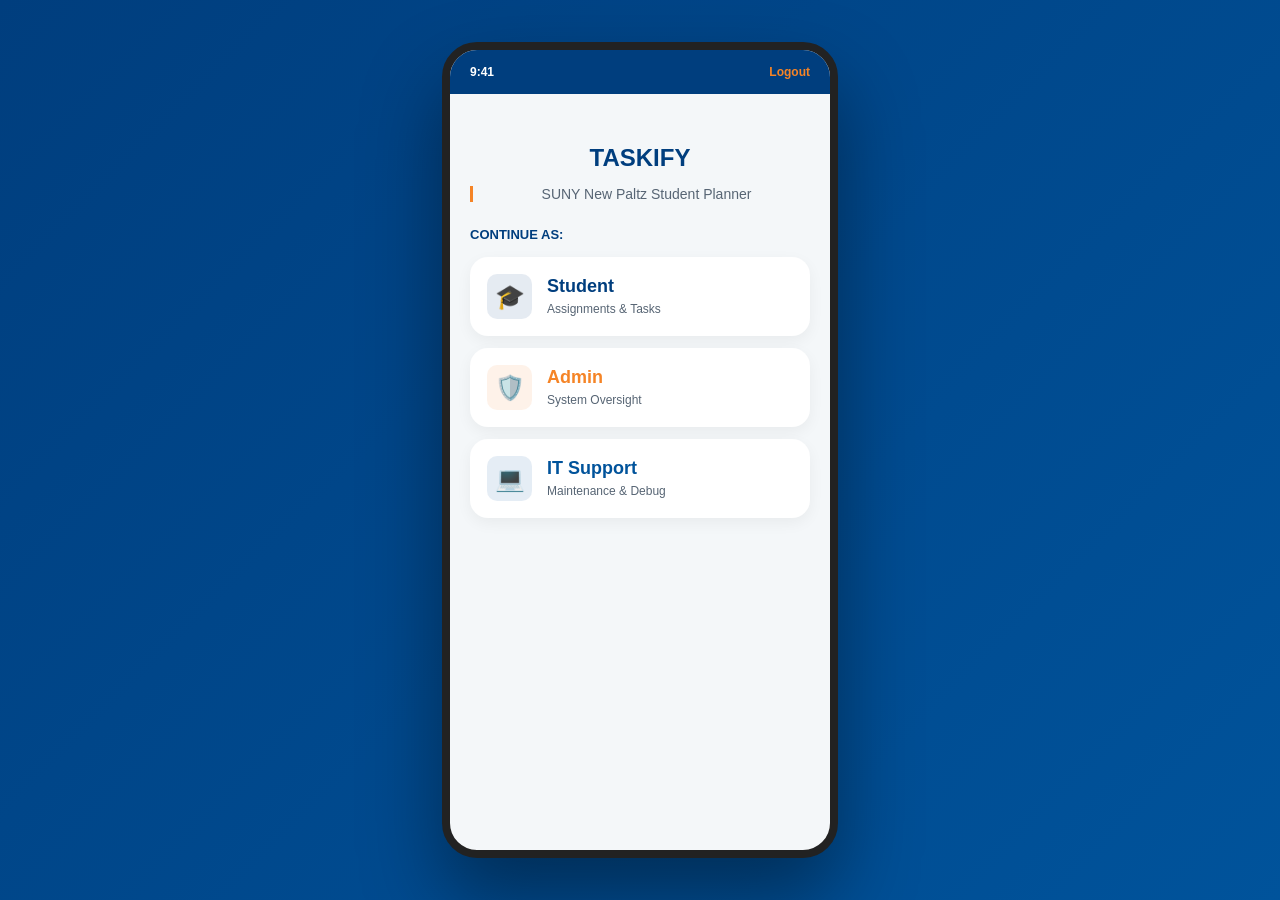
<file: styles/index.html>
<!DOCTYPE html>
<html lang="en">
<head>
    <meta charset="UTF-8">
    <title>Taskify — Role Selection</title>
    <link rel="stylesheet" href="styles.css">
</head>
<body>
    <div class="page-container">
        <div class="status-bar">
            <span>9:41</span>
            <a href="#" onclick="localStorage.removeItem('currentUser'); window.location.href='login.html';">Logout</a>
        </div>
        
        <div class="page-content">
            <div style="text-align: center; padding-top: 20px;">
                <h1 class="welcome-title">Taskify</h1>
                <p class="welcome-sub">SUNY New Paltz Student Planner</p>
            </div>

            <p style="font-weight: 800; font-size: 13px; color: var(--np-navy); margin-bottom: 15px;">CONTINUE AS:</p>
            
            <a href="student.html" class="role-btn">
                <div class="role-btn-icon" style="background: rgba(0,62,126,0.1);">🎓</div>
                <div>
                    <span class="role-name" style="color: var(--np-navy)">Student</span>
                    <span class="role-desc">Assignments & Tasks</span>
                </div>
            </a>

            <!-- Unlocked Admin -->
            <a href="admin.html" class="role-btn">
                <div class="role-btn-icon" style="background: rgba(245,132,38,0.1);">🛡️</div>
                <div>
                    <span class="role-name" style="color: var(--np-orange)">Admin</span>
                    <span class="role-desc">System Oversight</span>
                </div>
            </a>

            <!-- Unlocked IT Support -->
            <a href="it.html" class="role-btn">
                <div class="role-btn-icon" style="background: rgba(0,83,155,0.1);">💻</div>
                <div>
                    <span class="role-name" style="color: var(--np-royal)">IT Support</span>
                    <span class="role-desc">Maintenance & Debug</span>
                </div>
            </a>
        </div>
    </div>
</body>
</html>
</file>
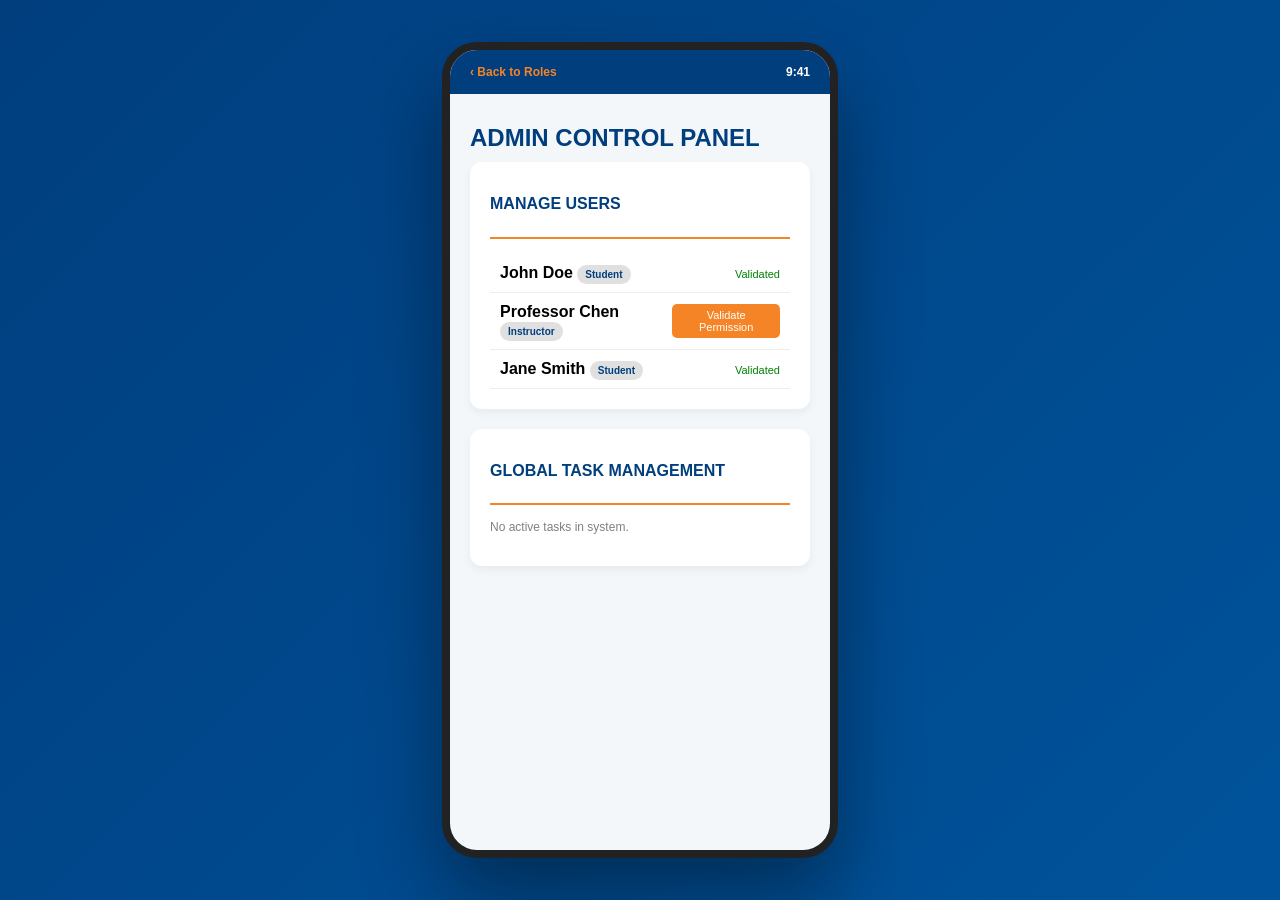
<file: styles/admin.html>
<!DOCTYPE html>
<html lang="en">
<head>
    <meta charset="UTF-8">
    <title>Admin Dashboard — Taskify</title>
    <link rel="stylesheet" href="styles.css">
    <style>
        .admin-card {
            background: white;
            padding: 20px;
            border-radius: 12px;
            margin-bottom: 20px;
            box-shadow: 0 4px 10px rgba(0,0,0,0.05);
        }
        .admin-header {
            display: flex;
            justify-content: space-between;
            align-items: center;
            margin-bottom: 15px;
            border-bottom: 2px solid var(--np-orange);
            padding-bottom: 10px;
        }
        .admin-header h2 {
            font-size: 16px;
            color: var(--np-navy);
            text-transform: uppercase;
        }
        .user-item, .task-item-admin {
            display: flex;
            justify-content: space-between;
            align-items: center;
            padding: 10px;
            border-bottom: 1px solid #eee;
        }
        .permission-badge {
            font-size: 10px;
            padding: 4px 8px;
            border-radius: 20px;
            background: #e0e0e0;
            color: var(--np-navy);
            font-weight: bold;
        }
        .validate-btn {
            background: var(--np-orange);
            color: white;
            border: none;
            padding: 5px 10px;
            border-radius: 5px;
            cursor: pointer;
            font-size: 11px;
        }
        .delete-btn-admin {
            color: #ff4d4d;
            background: none;
            border: none;
            cursor: pointer;
            font-weight: bold;
        }
    </style>
</head>
<body>
    <div class="page-container">
        <div class="status-bar">
            <a href="index.html" style="color: var(--np-orange);">‹ Back to Roles</a>
            <span>9:41</span>
        </div>
        
        <div class="page-content">
            <h1 class="welcome-title">ADMIN CONTROL PANEL</h1>

            <!-- 1. Manage Users & Validate Permissions -->
            <div class="admin-card">
                <div class="admin-header">
                    <h2>Manage Users</h2>
                </div>
                <div id="userManagementList">
                    <!-- Users will be injected here -->
                </div>
            </div>

            <!-- 2. Manage Tasks -->
            <div class="admin-card">
                <div class="admin-header">
                    <h2>Global Task Management</h2>
                </div>
                <div id="taskManagementList">
                    <!-- Global tasks will be injected here -->
                </div>
            </div>
        </div>
    </div>

    <script>
        // Mock data for administration
        let appUsers = [
            { id: 1, name: "John Doe", role: "Student", validated: true },
            { id: 2, name: "Professor Chen", role: "Instructor", validated: false },
            { id: 3, name: "Jane Smith", role: "Student", validated: true }
        ];

        let globalTasks = JSON.parse(localStorage.getItem('studentTasks') || '[]');

        window.onload = () => {
            renderUsers();
            renderGlobalTasks();
        };

        function renderUsers() {
            const list = document.getElementById('userManagementList');
            list.innerHTML = appUsers.map(user => `
                <div class="user-item">
                    <div>
                        <span style="font-weight:bold;">${user.name}</span>
                        <span class="permission-badge">${user.role}</span>
                    </div>
                    <div>
                        ${user.validated ? 
                            '<span style="color:green; font-size:11px;">Validated</span>' : 
                            `<button class="validate-btn" onclick="validateUser(${user.id})">Validate Permission</button>`
                        }
                    </div>
                </div>
            `).join('');
        }

        function validateUser(id) {
            const user = appUsers.find(u => u.id === id);
            if(user) user.validated = true;
            renderUsers();
        }

        function renderGlobalTasks() {
            const list = document.getElementById('taskManagementList');
            if(globalTasks.length === 0) {
                list.innerHTML = '<p style="font-size:12px; color:gray;">No active tasks in system.</p>';
                return;
            }
            list.innerHTML = globalTasks.map((t, index) => `
                <div class="task-item-admin">
                    <div>
                        <strong>${t.title}</strong><br>
                        <small>Due: ${t.date} | P${t.prio}</small>
                    </div>
                    <button class="delete-btn-admin" onclick="adminDeleteTask(${index})">REMOVE</button>
                </div>
            `).join('');
        }

        function adminDeleteTask(index) {
            if(confirm("Are you sure you want to delete this task from the system?")) {
                globalTasks.splice(index, 1);
                localStorage.setItem('studentTasks', JSON.stringify(globalTasks));
                renderGlobalTasks();
            }
        }
    </script>
</body>
</html>
</file>
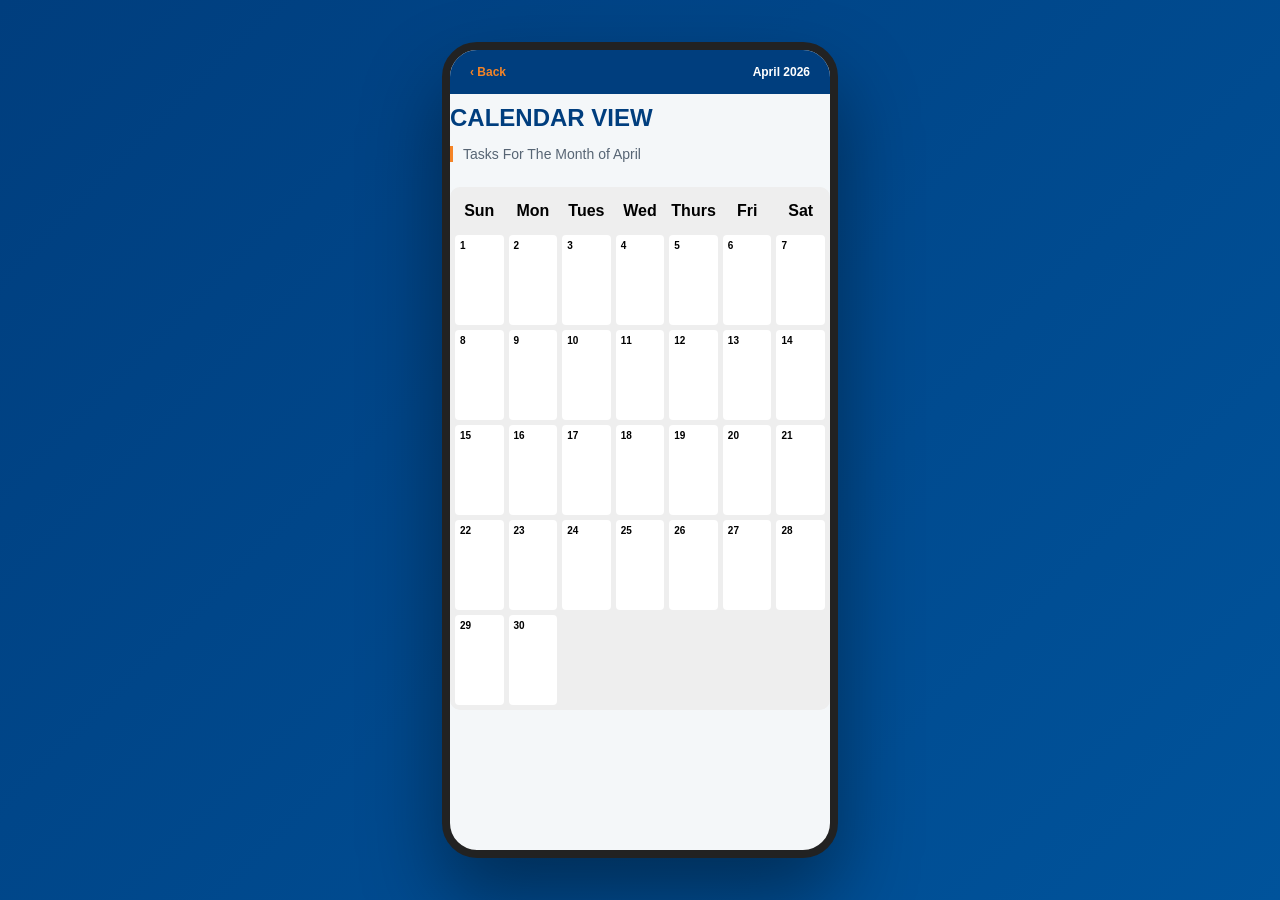
<file: styles/calendar.html>
<!DOCTYPE html>
<html lang="en">
<head>
    <meta charset="UTF-8">
    <title>Taskify — Calendar View</title>
    <link rel="stylesheet" href="styles.css">
    <style>
        .calendar-grid {
            display: grid;
            grid-template-columns: repeat(7, 1fr);
            gap: 5px;
            background: #eeeeee;
            padding: 5px;
            border-radius: 10px;
        }
        .day-cell {
            background: rgb(255, 255, 255);
            min-height: 80px;
            padding: 5px;
            font-size: 10px;
            border-radius: 4px;
        }
        .day-header { font-weight: bold; text-align: center; padding: 10px 0; color: var(--student-accent); }
        .task-dot {
            background: var(--student-accent);
            color: rgb(255, 255, 255);
            padding: 2px 4px;
            border-radius: 3px;
            margin-top: 2px;
            display: block;
            white-space: nowrap;
            overflow: hidden;
            text-overflow: ellipsis;
        }
    </style>
</head>
<body>
    <div class="page-container" style="max-width: 600px;">
        <div class="status-bar"><a href="student.html">‹ Back</a><span>April 2026</span></div>
        
        <header>
            <h2 class="welcome-title">Calendar View</h2>
            <p class="welcome-sub">Tasks For The Month of April</p>
        </header>

        <div class="calendar-grid" id="calendarGrid">
            <div class="day-header">Sun</div><div class="day-header">Mon</div><div class="day-header">Tues</div>
            <div class="day-header">Wed</div><div class="day-header">Thurs</div><div class="day-header">Fri</div><div class="day-header">Sat</div>
            </div>
    </div>

    <script>
        const grid = document.getElementById('calendarGrid');
        const savedTasks = JSON.parse(localStorage.getItem('studentTasks') || '[]');

        function generateCalendar() {
            // Create 30 days for April
            for (let i = 1; i <= 30; i++) {
                const cell = document.createElement('div');
                cell.className = 'day-cell';
                cell.innerHTML = `<strong>${i}</strong>`;

                // Filter tasks for this day (Matches your Java CalendarView map logic)
                const daysTasks = savedTasks.filter(t => {
                    const d = new Date(t.deadline);
                    return d.getDate() === i && d.getMonth() === 3; // April is index 3
                });

                daysTasks.forEach(t => {
                    cell.innerHTML += `<span class="task-dot">${t.title}</span>`;
                });

                grid.appendChild(cell);
            }
        }

        generateCalendar();
    </script>
</body>
</html>
</file>
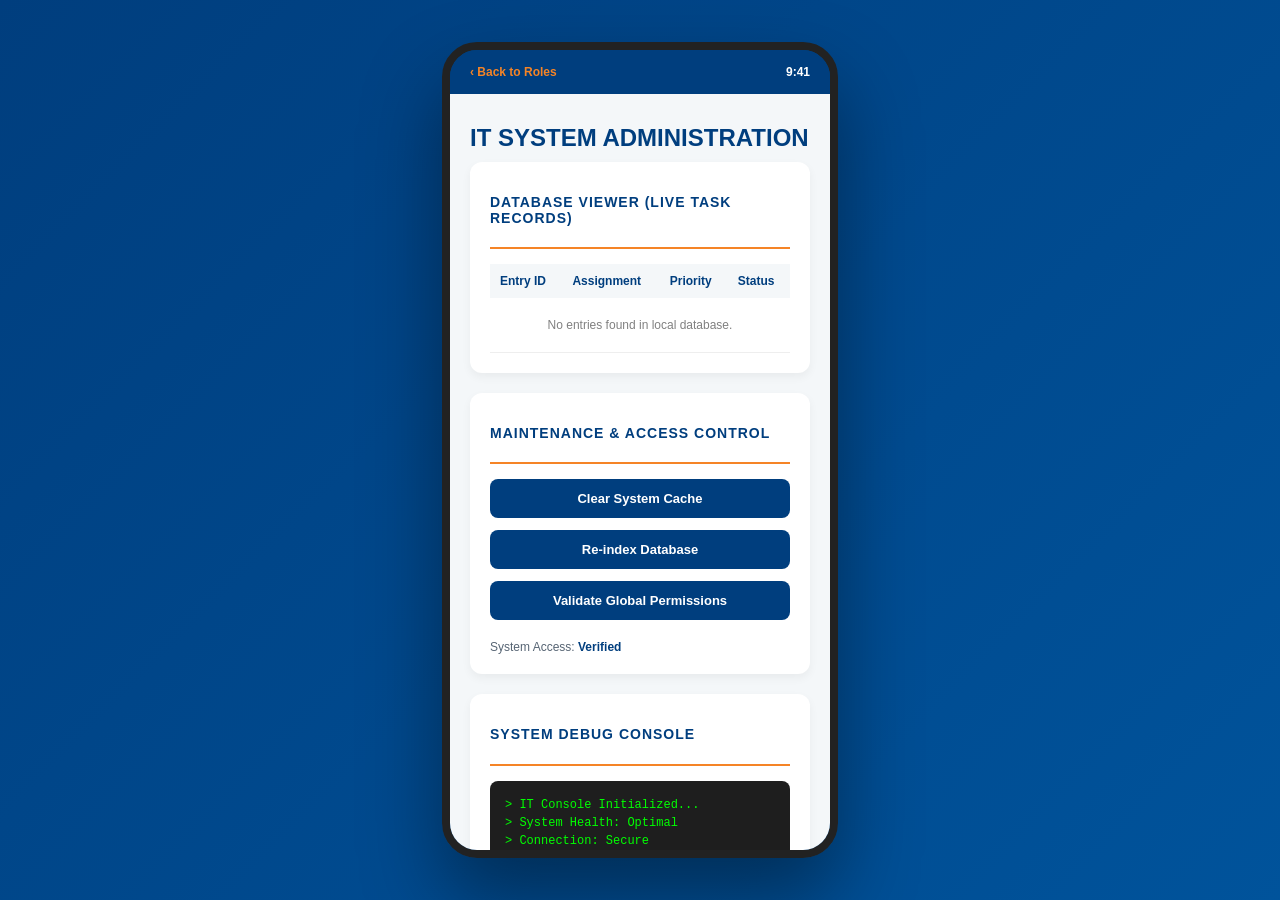
<file: styles/it.html>
<!DOCTYPE html>
<html lang="en">
<head>
    <meta charset="UTF-8">
    <title>IT System Panel — Taskify</title>
    <link rel="stylesheet" href="styles.css">
    <style>
        .admin-card {
            background: white;
            padding: 20px;
            border-radius: 12px;
            margin-bottom: 20px;
            box-shadow: 0 4px 10px rgba(0,0,0,0.05);
        }
        .admin-header {
            display: flex;
            justify-content: space-between;
            align-items: center;
            margin-bottom: 15px;
            border-bottom: 2px solid var(--np-orange);
            padding-bottom: 10px;
        }
        .admin-header h2 {
            font-size: 14px;
            color: var(--np-navy);
            text-transform: uppercase;
            letter-spacing: 1px;
        }
        /* Database Viewer Table */
        .db-table {
            width: 100%;
            border-collapse: collapse;
            font-size: 12px;
            margin-top: 10px;
        }
        .db-table th {
            text-align: left;
            background: #f4f7f9;
            padding: 10px;
            color: var(--np-navy);
        }
        .db-table td {
            padding: 10px;
            border-bottom: 1px solid #eee;
        }
        /* Maintenance Section Layout */
        .maintenance-container {
            display: flex;
            flex-direction: column;
            gap: 12px;
            margin-bottom: 20px;
        }
        .maintenance-btn {
            background: var(--np-navy);
            color: white;
            border: none;
            padding: 12px 15px;
            border-radius: 8px;
            cursor: pointer;
            font-size: 13px;
            font-weight: 600;
            text-align: center;
            transition: background 0.2s, transform 0.1s;
            width: 100%;
        }
        .maintenance-btn:hover {
            background: var(--np-orange);
        }
        .maintenance-btn:active {
            transform: scale(0.98);
        }
        /* Debug Console Terminal */
        .debug-console {
            background: #1e1e1e;
            color: #00ff00;
            padding: 15px;
            border-radius: 8px;
            font-family: 'Courier New', Courier, monospace;
            font-size: 12px;
            height: 160px;
            overflow-y: auto;
            margin-top: 10px;
            line-height: 1.5;
        }
        .status-tag {
            padding: 2px 6px;
            border-radius: 4px;
            font-size: 10px;
            font-weight: bold;
        }
    </style>
</head>
<body>
    <div class="page-container">
        <div class="status-bar">
            <a href="index.html" style="color: var(--np-orange);">‹ Back to Roles</a>
            <span>9:41</span>
        </div>
        
        <div class="page-content">
            <h1 class="welcome-title">IT SYSTEM ADMINISTRATION</h1>

            <!-- 1. View Database -->
            <div class="admin-card">
                <div class="admin-header">
                    <h2>Database Viewer (Live Task Records)</h2>
                </div>
                <table class="db-table">
                    <thead>
                        <tr>
                            <th>Entry ID</th>
                            <th>Assignment</th>
                            <th>Priority</th>
                            <th>Status</th>
                        </tr>
                    </thead>
                    <tbody id="dbRows">
                        <!-- Live data from localStorage will be injected here -->
                    </tbody>
                </table>
            </div>

            <!-- 2. Perform Maintenance & Validate Permissions -->
            <div class="admin-card">
                <div class="admin-header">
                    <h2>Maintenance & Access Control</h2>
                </div>
                <div class="maintenance-container">
                    <button class="maintenance-btn" onclick="runMaintenance('Clear Cache')">Clear System Cache</button>
                    <button class="maintenance-btn" onclick="runMaintenance('Re-index Database')">Re-index Database</button>
                    <button class="maintenance-btn" onclick="validateSystemPermissions()">Validate Global Permissions</button>
                </div>
                <div id="itUserStatus">
                    <div style="font-size: 12px; color: var(--text-sub);">
                        System Access: <span id="permStatus" style="color: var(--np-navy); font-weight: bold;">Verified</span>
                    </div>
                </div>
            </div>

            <!-- 3. Debug System -->
            <div class="admin-card">
                <div class="admin-header">
                    <h2>System Debug Console</h2>
                </div>
                <div class="debug-console" id="consoleOutput">
                    > IT Console Initialized...<br>
                    > System Health: Optimal<br>
                    > Connection: Secure
                </div>
                <button class="auth-submit-btn" style="margin-top:15px; padding: 10px;" onclick="startFullDebug()">Execute System Debug</button>
            </div>
        </div>
    </div>

    <script>
        let tasks = JSON.parse(localStorage.getItem('studentTasks') || '[]');

        window.onload = () => {
            renderDatabaseView();
        };

        function renderDatabaseView() {
            const tbody = document.getElementById('dbRows');
            if(tasks.length === 0) {
                tbody.innerHTML = '<tr><td colspan="4" style="text-align:center; padding: 20px; color: gray;">No entries found in local database.</td></tr>';
                return;
            }
            tbody.innerHTML = tasks.map((t, i) => `
                <tr>
                    <td style="color:gray; font-family: monospace;">UUID-0${i+1}</td>
                    <td><strong>${t.title}</strong></td>
                    <td><span class="status-tag" style="background:#eee;">P${t.prio}</span></td>
                    <td style="color:green; font-weight:bold;">ACTIVE</td>
                </tr>
            `).join('');
        }

        function runMaintenance(action) {
            logToConsole(`Initializing ${action}...`);
            setTimeout(() => {
                logToConsole(`${action} successful. System optimized.`);
            }, 800);
        }

        function validateSystemPermissions() {
            document.getElementById('permStatus').innerText = "Re-Validated";
            logToConsole("Global permission protocols updated and verified.");
        }

        function startFullDebug() {
            logToConsole("Starting full system scan...");
            setTimeout(() => logToConsole("Scanning taskify.StudentPlanner package logic..."), 600);
            setTimeout(() => logToConsole("Verifying Calendar Rendering Engine..."), 1200);
            setTimeout(() => logToConsole("DEBUG COMPLETE: 0 critical errors found."), 1800);
        }

        function logToConsole(msg) {
            const output = document.getElementById('consoleOutput');
            const time = new Date().toLocaleTimeString();
            output.innerHTML += `<br>> [${time}] ${msg}`;
            output.scrollTop = output.scrollHeight;
        }
    </script>
</body>
</html>
</file>
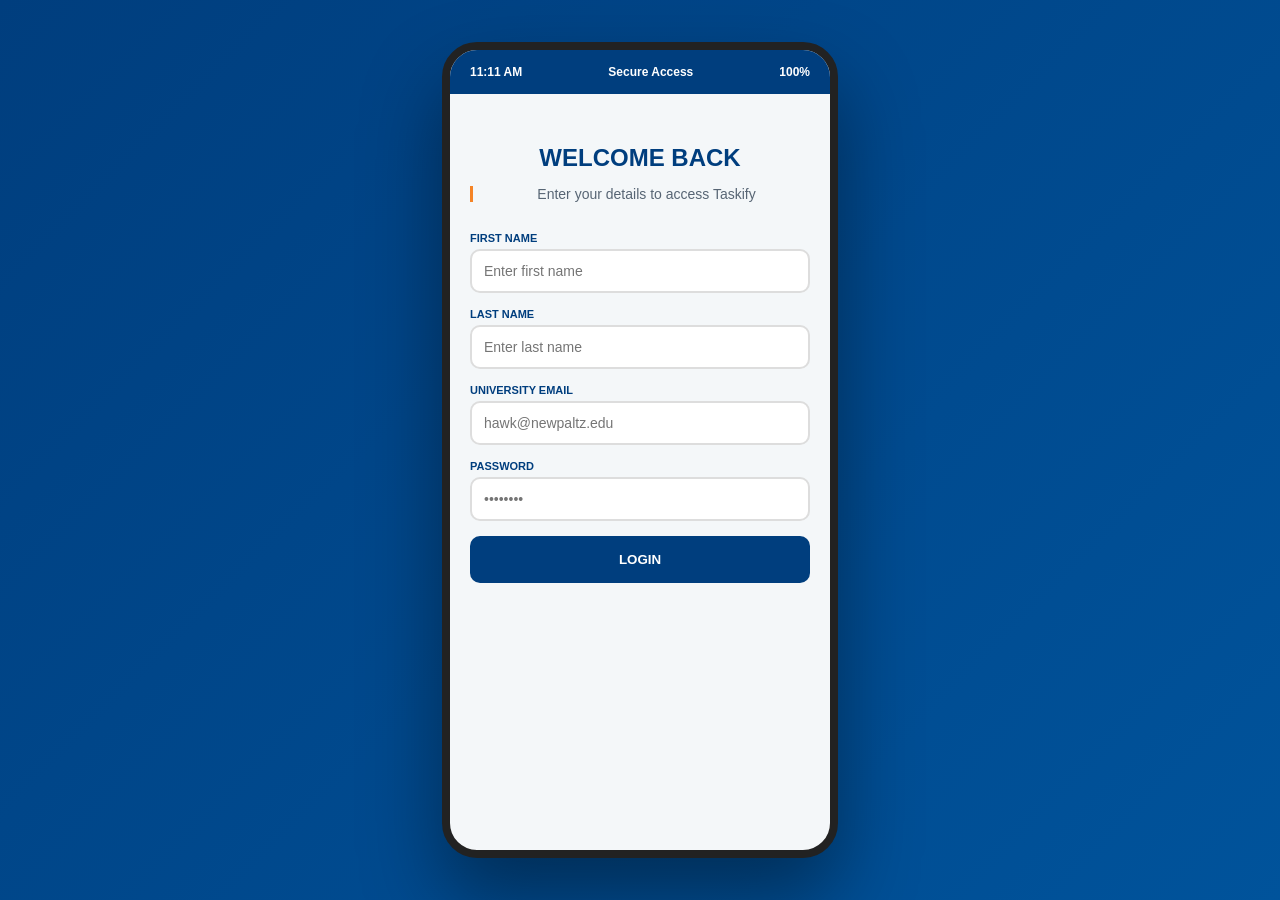
<file: styles/login.html>
<!DOCTYPE html>
<html lang="en">
<head>
    <meta charset="UTF-8">
    <title>Taskify — Login</title>
    <link rel="stylesheet" href="styles.css">
</head>
<body>
    <div class="page-container">
        <div class="status-bar">
            <span>11:11 AM</span>
            <span>Secure Access</span>
            <div class="status-icons">100%</div>
        </div>

        <div class="page-content" style="padding-top: 40px;">
            <div class="auth-header" style="text-align: center; margin-bottom: 30px;">
                <h1 class="welcome-title">Welcome Back</h1>
                <p class="welcome-sub">Enter your details to access Taskify</p>
            </div>

            <form onsubmit="event.preventDefault(); localStorage.setItem('currentUser', document.getElementById('fn').value); window.location.href='student.html';">
                <div class="field-group">
                    <label class="field-label">First Name</label>
                    <input type="text" id="fn" class="field-input" placeholder="Enter first name" required>
                </div>
                <div class="field-group">
                    <label class="field-label">Last Name</label>
                    <input type="text" class="field-input" placeholder="Enter last name" required>
                </div>
                <div class="field-group">
                    <label class="field-label">University Email</label>
                    <input type="email" class="field-input" placeholder="hawk@newpaltz.edu" required>
                </div>
                <div class="field-group">
                    <label class="field-label">Password</label>
                    <input type="password" class="field-input" placeholder="••••••••" required>
                </div>

                <button type="submit" class="auth-submit-btn">Login</button>
            </form>
        </div>
    </div>
</body>
</html>
</file>
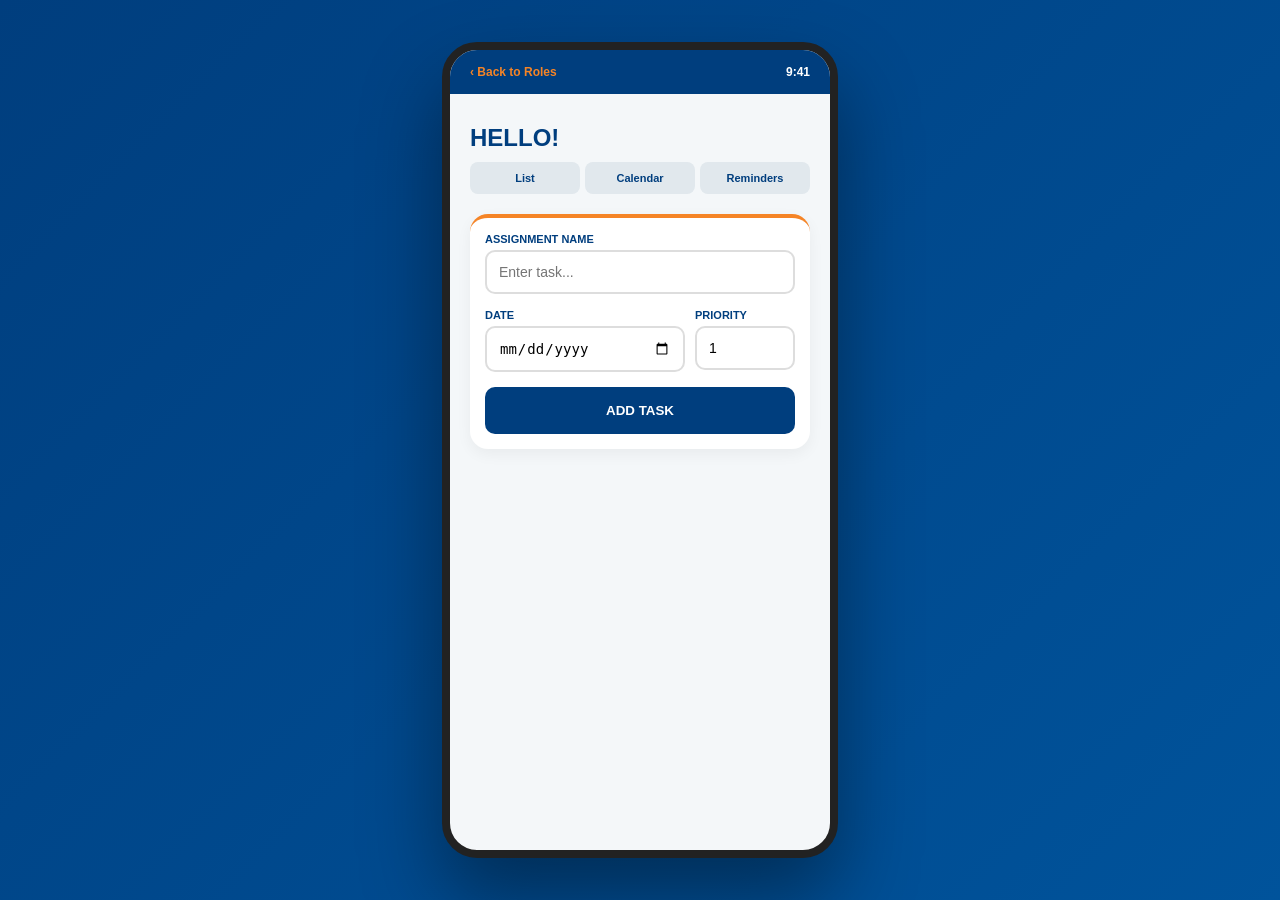
<file: styles/student.html>
<!DOCTYPE html>
<html lang="en">
<head>
    <meta charset="UTF-8">
    <title>Dashboard — Taskify</title>
    <link rel="stylesheet" href="styles.css">
    <style>
        .cal-cell {
            min-height: 55px;
            background: white;
            border: 1px solid #eee;
            display: flex;
            flex-direction: column;
            align-items: center;
            justify-content: center;
            font-size: 14px;
            font-weight: 500;
            border-radius: 4px;
            position: relative;
        }
        .task-dot {
            width: 5px;
            height: 5px;
            background: var(--np-navy);
            border-radius: 50%;
            position: absolute;
            bottom: 8px;
        }
        .delete-btn {
            background: none;
            border: none;
            color: #ff4d4d;
            font-size: 18px;
            font-weight: bold;
            cursor: pointer;
            padding: 0 10px;
        }
        .task-item {
            display: flex;
            justify-content: space-between;
            align-items: center;
            background: white;
            padding: 15px;
            margin-bottom: 10px;
            border-radius: 12px;
            box-shadow: 0 2px 5px rgba(0,0,0,0.05);
        }
        .reminder-card {
            background: white;
            border-left: 5px solid var(--np-orange);
            padding: 15px;
            border-radius: 12px;
            margin-bottom: 10px;
            display: flex;
            align-items: center;
            gap: 15px;
            box-shadow: 0 4px 10px rgba(0,0,0,0.05);
        }
    </style>
</head>
<body>
    <div class="page-container">
        <div class="status-bar">
            <a href="index.html" style="color: var(--np-orange);">‹ Back to Roles</a>
            <span id="clock">9:41</span>
        </div>
        
        <div class="page-content">
            <h1 class="welcome-title" id="userGreet" style="text-transform: uppercase;">HELLO!</h1>
            
            <div class="view-tabs">
                <button id="listTab" class="view-btn" onclick="switchView('list')">List</button>
                <button id="calTab" class="view-btn" onclick="switchView('calendar')">Calendar</button>
                <button id="remTab" class="view-btn" onclick="switchView('reminders')">Reminders</button>
            </div>

            <!-- Task Input Section -->
            <div id="inputArea" class="task-form-card" style="display: none;">
                <div class="field-group">
                    <label class="field-label">ASSIGNMENT NAME</label>
                    <input type="text" id="tTitle" class="field-input" placeholder="Enter task...">
                </div>
                <div style="display:flex; gap:10px;">
                    <div class="field-group" style="flex:2;">
                        <label class="field-label">DATE</label>
                        <input type="date" id="tDate" class="field-input">
                    </div>
                    <div class="field-group" style="flex:1;">
                        <label class="field-label">PRIORITY</label>
                        <input type="number" id="tPrio" class="field-input" value="1" min="1" max="5">
                    </div>
                </div>
                <button onclick="addTask()" class="auth-submit-btn">ADD TASK</button>
            </div>

            <div id="listView" style="display: none;"></div>

            <div id="calendarView" style="display: none;">
                <div style="display:grid; grid-template-columns: repeat(7, 1fr); gap:2px; background:var(--np-navy); border:1px solid var(--np-navy); border-radius: 8px 8px 0 0; overflow: hidden; margin-top: 20px;">
                    <div style="color:white; text-align:center; font-size:11px; font-weight:bold; padding:10px;">S</div>
                    <div style="color:white; text-align:center; font-size:11px; font-weight:bold; padding:10px;">M</div>
                    <div style="color:white; text-align:center; font-size:11px; font-weight:bold; padding:10px;">T</div>
                    <div style="color:white; text-align:center; font-size:11px; font-weight:bold; padding:10px;">W</div>
                    <div style="color:white; text-align:center; font-size:11px; font-weight:bold; padding:10px;">T</div>
                    <div style="color:white; text-align:center; font-size:11px; font-weight:bold; padding:10px;">F</div>
                    <div style="color:white; text-align:center; font-size:11px; font-weight:bold; padding:10px;">S</div>
                </div>
                <div id="calendarGrid" style="display:grid; grid-template-columns: repeat(7, 1fr); gap:2px; background:#ddd; border-radius: 0 0 8px 8px; overflow: hidden;"></div>
            </div>

            <div id="remindersView" style="display:none;">
                <p style="font-size:11px; font-weight:bold; color:var(--np-navy); margin-bottom:12px;">ACTIVE ALERTS</p>
                <div id="reminderList"></div>
            </div>
        </div>
    </div>

    <script>
        let tasks = JSON.parse(localStorage.getItem('studentTasks') || '[]');

        window.onload = () => {
            const name = localStorage.getItem('currentUser');
            if(name) document.getElementById('userGreet').innerText = `HELLO, ${name.toUpperCase()}!`;
            // CHANGED: Defaulting to 'list' view instead of 'calendar'
            switchView('list'); 
        };

        function switchView(view) {
            document.getElementById('listView').style.display = 'none';
            document.getElementById('calendarView').style.display = 'none';
            document.getElementById('remindersView').style.display = 'none';
            document.getElementById('inputArea').style.display = 'none';

            if (view === 'list') {
                document.getElementById('listView').style.display = 'block';
                document.getElementById('inputArea').style.display = 'block';
            } else if (view === 'calendar') {
                document.getElementById('calendarView').style.display = 'block';
            } else if (view === 'reminders') {
                document.getElementById('remindersView').style.display = 'block';
            }
            
            document.querySelectorAll('.view-btn').forEach(b => b.classList.remove('active'));
            document.getElementById(view.substring(0,3) + 'Tab').classList.add('active');
            renderAll();
        }

        function addTask() {
            const title = document.getElementById('tTitle').value;
            const date = document.getElementById('tDate').value;
            const prio = document.getElementById('tPrio').value;
            if(!title || !date) return alert("Please enter task details");

            tasks.push({ title, date, prio });
            localStorage.setItem('studentTasks', JSON.stringify(tasks));
            document.getElementById('tTitle').value = '';
            renderAll();
        }

        function deleteTask(index) {
            tasks.splice(index, 1);
            localStorage.setItem('studentTasks', JSON.stringify(tasks));
            renderAll();
        }

        function renderAll() {
            renderList();
            renderCalendar();
            renderReminders();
        }

        function renderList() {
            const container = document.getElementById('listView');
            container.innerHTML = tasks.slice().reverse().map((t, i) => {
                const originalIndex = tasks.length - 1 - i;
                return `
                <div class="task-item">
                    <div><strong>${t.title}</strong><br><small>${t.date}</small></div>
                    <div style="display:flex; align-items:center; gap:10px;">
                        <span style="background:var(--np-navy); color:white; padding:4px 8px; border-radius:5px; font-size:10px;">P${t.prio}</span>
                        <button class="delete-btn" onclick="deleteTask(${originalIndex})">×</button>
                    </div>
                </div>
            `}).join('');
        }

        function renderCalendar() {
            const grid = document.getElementById('calendarGrid');
            grid.innerHTML = '';
            const startPadding = 3; 
            const daysInMonth = 30;

            for (let i = 0; i < startPadding; i++) {
                grid.innerHTML += '<div class="cal-cell" style="background:#f4f7f9;"></div>';
            }

            for (let day = 1; day <= daysInMonth; day++) {
                const dateStr = `2026-04-${day < 10 ? '0'+day : day}`;
                const hasTask = tasks.some(t => t.date === dateStr);
                const isToday = day === 30; 

                grid.innerHTML += `
                    <div class="cal-cell" style="${isToday ? 'background:rgba(245, 132, 38, 0.1); border: 2px solid var(--np-orange);' : ''}">
                        <span style="${isToday ? 'color:var(--np-orange); font-weight:bold;' : 'color:var(--np-navy);'}">${day}</span>
                        ${hasTask ? '<div class="task-dot"></div>' : ''}
                    </div>`;
            }
        }

        function renderReminders() {
            const container = document.getElementById('reminderList');
            if(tasks.length === 0) {
                container.innerHTML = '<p style="font-size:12px; color:gray;">No reminders set.</p>';
                return;
            }
            container.innerHTML = tasks.map(t => `
                <div class="reminder-card">
                    <div style="font-size:18px;">📅</div>
                    <div>
                        <div style="font-weight:bold; font-size:13px; color:var(--np-navy);">Upcoming Deadline</div>
                        <div style="font-size:12px; color:var(--text-sub);">Your task <strong>${t.title}</strong> is scheduled for ${t.date}.</div>
                    </div>
                </div>
            `).join('');
        }
    </script>
</body>
</html>
</file>
<file: styles/styles.css>
:root {
    --np-navy: #003e7e;
    --np-orange: #f58426;
    --np-royal: #00539B;
    --bg-color: #f4f7f9;
    --text-main: #002142;
    --text-sub: #576574;
    --radius-lg: 18px;
    --radius-md: 10px;
}

body {
    font-family: 'Helvetica Neue', Arial, sans-serif;
    background: linear-gradient(135deg, var(--np-navy) 0%, var(--np-royal) 100%);
    margin: 0;
    display: flex;
    justify-content: center;
    align-items: center;
    min-height: 100vh;
}

.page-container {
    width: 380px;
    height: 800px;
    background: var(--bg-color);
    border-radius: 35px;
    border: 8px solid #222;
    overflow-y: auto;
    position: relative;
    box-shadow: 0 40px 80px rgba(0, 0, 0, 0.4);
}

.status-bar {
    display: flex;
    justify-content: space-between;
    padding: 15px 20px;
    background: var(--np-navy);
    color: white;
    font-size: 12px;
    font-weight: bold;
}

.status-bar a { color: var(--np-orange); text-decoration: none; }

.page-content { padding: 20px; }

.welcome-title { color: var(--np-navy); font-size: 24px; font-weight: 900; text-transform: uppercase; margin: 10px 0; }
.welcome-sub { color: var(--text-sub); font-size: 14px; border-left: 3px solid var(--np-orange); padding-left: 10px; margin-bottom: 25px; }

.field-group { margin-bottom: 15px; }
.field-label { display: block; font-size: 11px; font-weight: 800; color: var(--np-navy); text-transform: uppercase; margin-bottom: 5px; }
.field-input { width: 100%; padding: 12px; border-radius: var(--radius-md); border: 2px solid #ddd; box-sizing: border-box; font-size: 14px; }

.auth-submit-btn { 
    width: 100%; 
    background: var(--np-navy); 
    color: white; 
    padding: 16px; 
    border-radius: var(--radius-md); 
    font-weight: 800; 
    text-transform: uppercase; 
    border: none; 
    cursor: pointer; 
    transition: 0.2s;
}

.auth-submit-btn:hover { background: var(--np-royal); }

.task-form-card { background: white; padding: 15px; border-radius: var(--radius-lg); box-shadow: 0 5px 15px rgba(0,0,0,0.05); border-top: 4px solid var(--np-orange); margin-bottom: 20px; }
.task-item { display: flex; justify-content: space-between; align-items: center; background: white; padding: 12px; border-radius: var(--radius-md); margin-bottom: 10px; border-left: 5px solid var(--np-navy); box-shadow: 0 2px 5px rgba(0,0,0,0.02); }

.view-tabs { display: flex; gap: 5px; margin-bottom: 20px; }
.view-btn { flex: 1; background: #e1e8ed; border: none; padding: 10px; border-radius: 8px; font-weight: bold; color: var(--np-navy); cursor: pointer; text-decoration: none; text-align: center; font-size: 11px; }
.view-btn.active { background: var(--np-orange); color: white; }

.role-btn { display: flex; align-items: center; padding: 15px; background: white; border-radius: var(--radius-lg); margin-bottom: 12px; text-decoration: none; border: 2px solid transparent; box-shadow: 0 5px 15px rgba(0,0,0,0.05); transition: 0.2s; }
.role-btn:hover { border-color: var(--np-orange); transform: translateX(4px); }
.role-name { font-weight: 800; font-size: 18px; display: block; margin-bottom: 2px; }
.role-desc { font-size: 12px; color: var(--text-sub); }
.role-btn-icon { font-size: 24px; margin-right: 15px; width: 45px; height: 45px; display: flex; align-items: center; justify-content: center; border-radius: 10px; }
</file>
